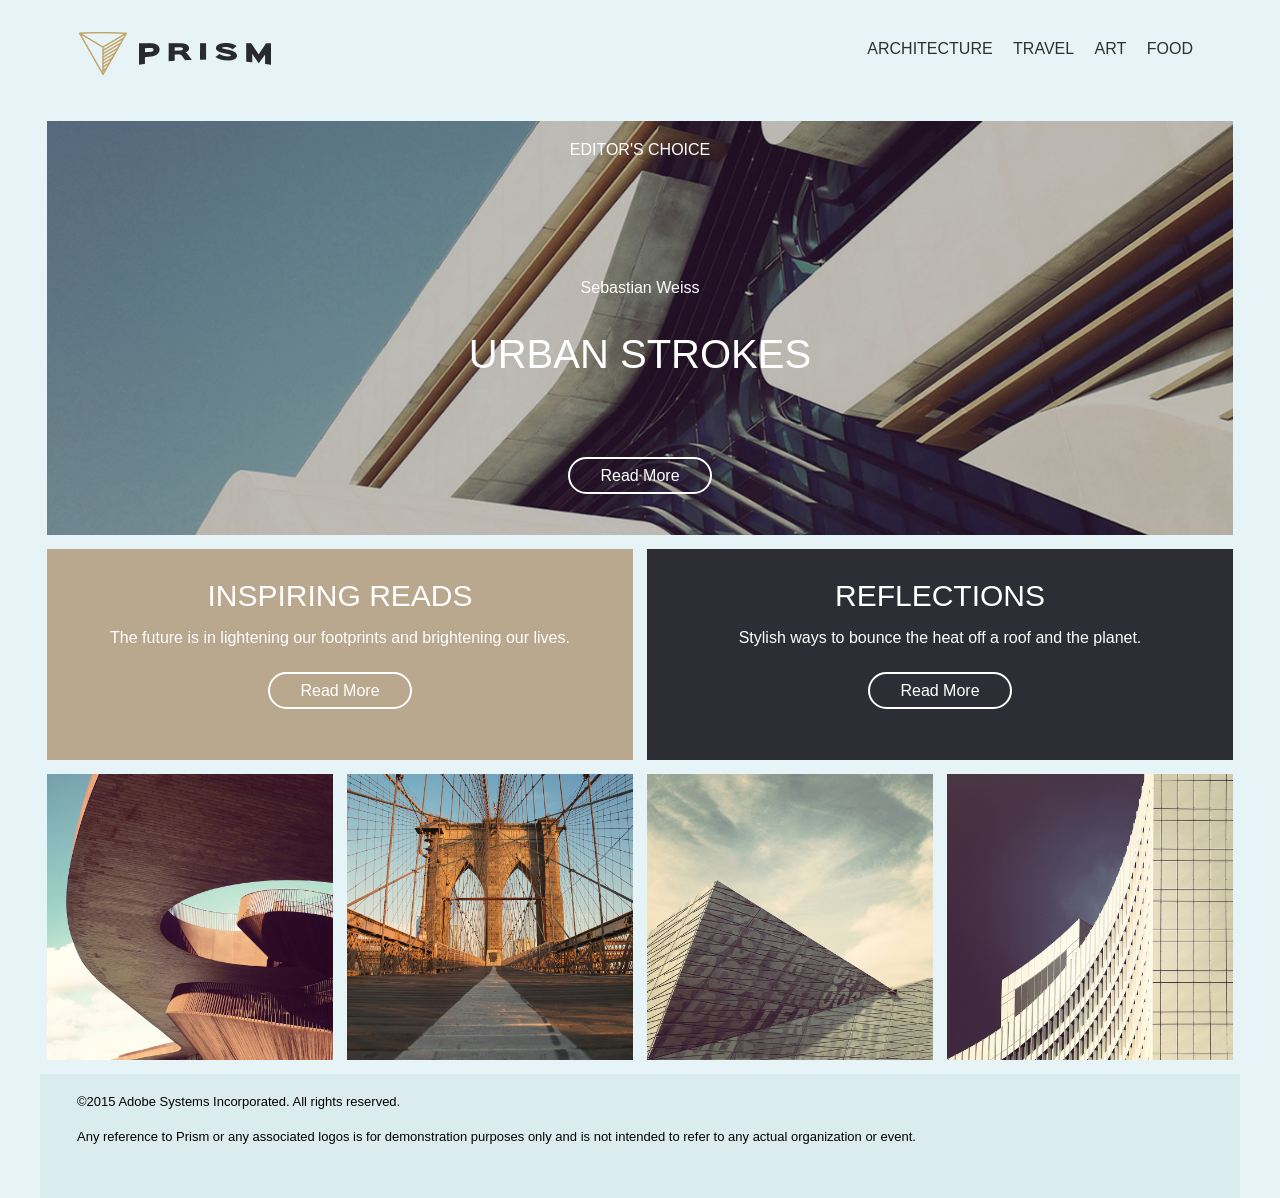
<file: Site Respository/prism_website2/completed/index.html>
<!doctype html>
<html>
<head>
<meta charset="UTF-8">
<title>Prism</title>
<link rel="stylesheet" href="styles.css">
</head>

<body>

	<header>
		<div class="row">
			<div class="col">
				<img class="style-logo" src="images/logo.png" alt="Prism Logo">
				<nav class="style-nav">
					<ul>
						<li><a href="#">Architecture</a></li>
						<li><a href="#">Travel</a></li>
						<li><a href="#">Art</a></li>
						<li><a href="#">Food</a></li>
					</ul>
				</nav>
			</div>
		</div>
	</header>
	
	<main>
		<div class="row">
			<div class="col">
				<div class="hero">
					<h3>Editor's Choice</h3>
					<h4>Sebastian Weiss</h4>
					<h1>Urban Strokes</h1>
					<a href="" class="button">Read More</a>
				</div>
			</div>
		</div>
		<div class="row">
			<div class="col col-md-one-half">
				<div class="info-box-tan">
					<h2>Inspiring Reads</h2>
					<p>The future is in lightening our footprints and brightening our lives.</p>
					<a href="" class="button">Read More</a>
				</div>
			</div>
			<div class="col col-md-one-half">
				<div class="info-box-dark">
					<h2>Reflections</h2>
					<p>Stylish ways to bounce the heat off a roof and the planet.</p>
					<a href="" class="button">Read More</a>
				</div>
			</div>
		</div>
		<div class="row">
			<div class="col col-md-one-half col-lg-one-fourth"><img src="images/gallery-1.jpg" alt=""></div>
			<div class="col col-md-one-half col-lg-one-fourth"><img src="images/gallery-2.jpg" alt=""></div>
			<div class="col col-md-one-half col-lg-one-fourth"><img src="images/gallery-3.jpg" alt=""></div>
			<div class="col col-md-one-half col-lg-one-fourth"><img src="images/gallery-4.jpg" alt=""></div>
		</div>
	</main>
	
	<footer>
		<div class="row">
			<div class="col">
				<p class="footer-text">©2015 Adobe Systems Incorporated. All rights reserved.</p>
				<p class="footer-text">Any reference to Prism or any associated logos is for demonstration purposes only and is not intended to refer to any actual organization or event.</p>
			</div>
		</div>
	</footer>

</body>
</html>
</file>
<file: Site Respository/prism_website2/completed/styles.css>
@charset "UTF-8";
/* CSS Document */

html, 
html * {
	padding: 0;
	margin: 0;
	box-sizing: border-box;
	font-family: Gotham, Helvetica Neue, Helvetica, Arial," sans-serif";
}

header {
	padding: 32px;
}

img {
	width: 100%;
	max-width: 100%;
	height: auto;
	vertical-align: middle;
}

footer {
	padding: 20px 30px;
	background-color: #dbecf1;
}

body {
	margin-left: auto;
	margin-right: auto;
	background: #e6f4f8;
}

.style-logo {
	margin-left: auto;
	margin-right: auto;
	display: block;
	width: 192px;
}

.style-nav ul {
	list-style-type: none;
}

.style-nav ul li a {
	text-decoration: none;
	color: #2F322A;
	text-align: center;
	display: block;
	text-transform: uppercase;
	padding: 8px;
}

.hero {
	background-image: url(images/hero.jpg);
	background-size: cover;
	padding: 20px 20px 50px 20px;
	color: #FFFFFF;
	text-align: center;
}

h1 {
	font-size: 57px;
	text-transform: uppercase;
	font-weight: 200;
	margin-bottom: 60px;
}

h2 {
	font-size: 30px;
	text-transform: uppercase;
	font-weight: 200;
	margin-bottom: 23px;
}

h3 {
	font-size: 16px;
	text-transform: uppercase;
	font-weight: 200;
	margin-bottom: 120px;
}

h4 {
	font-size: 16px;
	font-weight: 200;
	margin-bottom: 35px;
}

p {
	font-size: 16px;
	font-weight: 400;
	margin-bottom: 35px;
}

.button {
	border: 2px #FFFFFF solid;
	padding: 8px 30px;
	border-radius: 30px;
	color: #FFFFFF;
	text-decoration: none;
}

.info-box-tan {
	background-color: #b9a88e;
	color: #FFFFFF;
	padding: 30px 20px 60px;
	text-align: center;
}

.info-box-dark {
	background-color: #2D2D35;
	color: #FFFFFF;
	padding: 30px 20px 60px;
	text-align: center;
}

.footer-text {
	font-size: 13px;
	margin-bottom: 20px;
}

.col {
	width: 100%;
}

.row:before, .row:after {
	content: "";
	display: table;
}

.row:after {
	clear: both;
}

/*Tablet View*/

@media (min-width: 768px){
	
	body {
		max-width: 778px;
	}
	
	.style-nav ul li {
		display: inline-block;
	}
	
	.style-nav ul {
		text-align: center;
	}
	
	h1 {
		font-size: 40px;
		margin-bottom: 90px;
	}
	
	h2 {
		margin-bottom: 16px;
	}
	
	.col-md-one-half {
		width: 50%;
	}
	
	.col {
		float: left;
		padding: 0px 7px 14px;
	}
}

/*Desktop View*/

@media (min-width: 1024px){
	
	body {
		max-width: 1200px;
	}
	
	.style-logo {
		float: left;
	}
	
	.style-nav {
		float: right;
	}
	
	.col-lg-one-fourth {
		width: 25%;
	}
}
</file>
